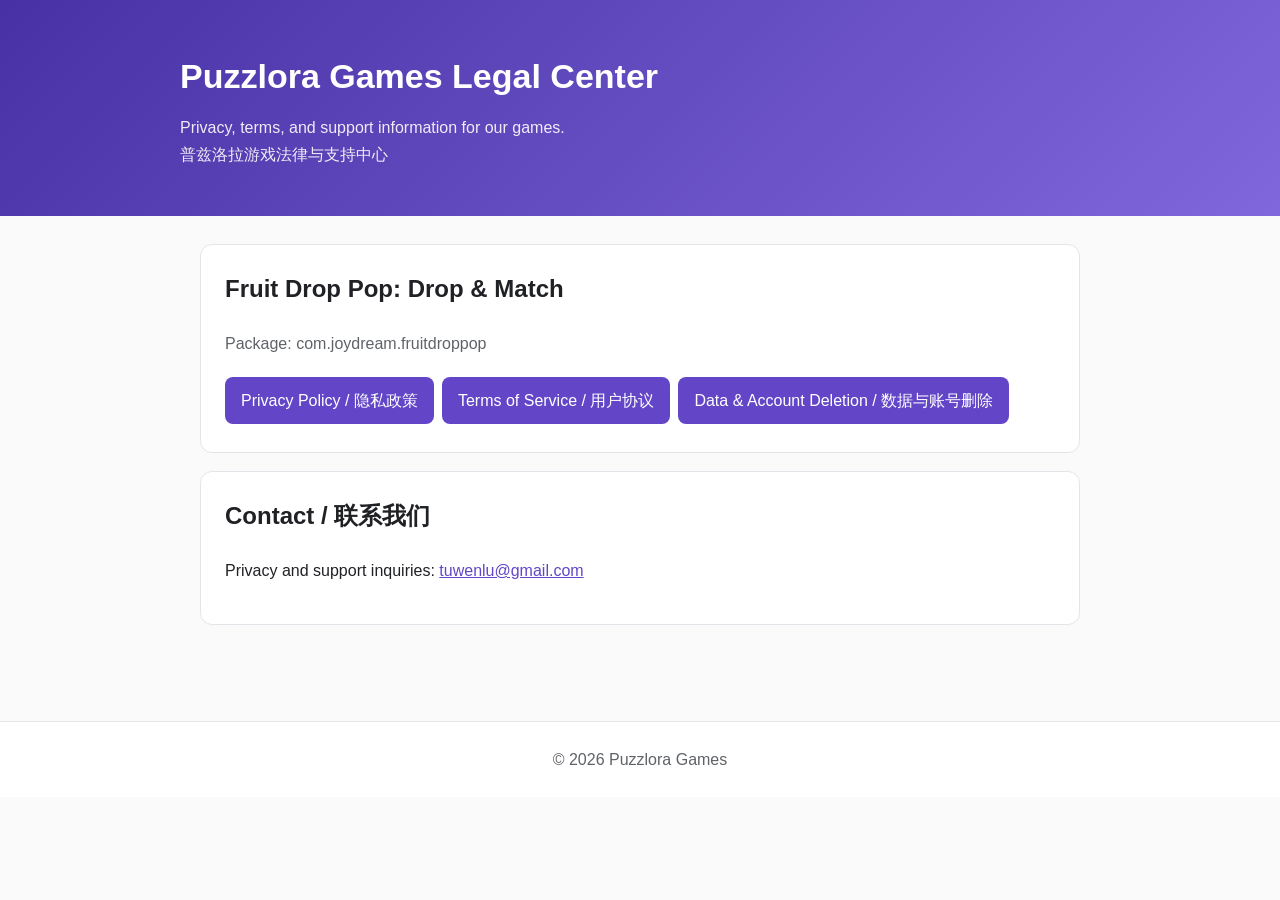
<file: index.html>
<!doctype html><html lang="en"><head><meta charset="utf-8"><meta name="viewport" content="width=device-width,initial-scale=1"><title>Puzzlora Games Legal Center</title><link rel="stylesheet" href="styles.css"></head><body><header><div class="wrap"><h1>Puzzlora Games Legal Center</h1><p>Privacy, terms, and support information for our games.</p><p>普兹洛拉游戏法律与支持中心</p></div></header><main><div class="card"><h2>Fruit Drop Pop: Drop &amp; Match</h2><p class="meta">Package: com.joydream.fruitdroppop</p><a class="button" href="privacy-policy.html">Privacy Policy / 隐私政策</a><a class="button" href="terms-of-service.html">Terms of Service / 用户协议</a><a class="button" href="account-deletion.html">Data &amp; Account Deletion / 数据与账号删除</a></div><section><h2>Contact / 联系我们</h2><p>Privacy and support inquiries: <a href="mailto:tuwenlu@gmail.com">tuwenlu@gmail.com</a></p></section></main><footer>© 2026 Puzzlora Games</footer></body></html>
</file>
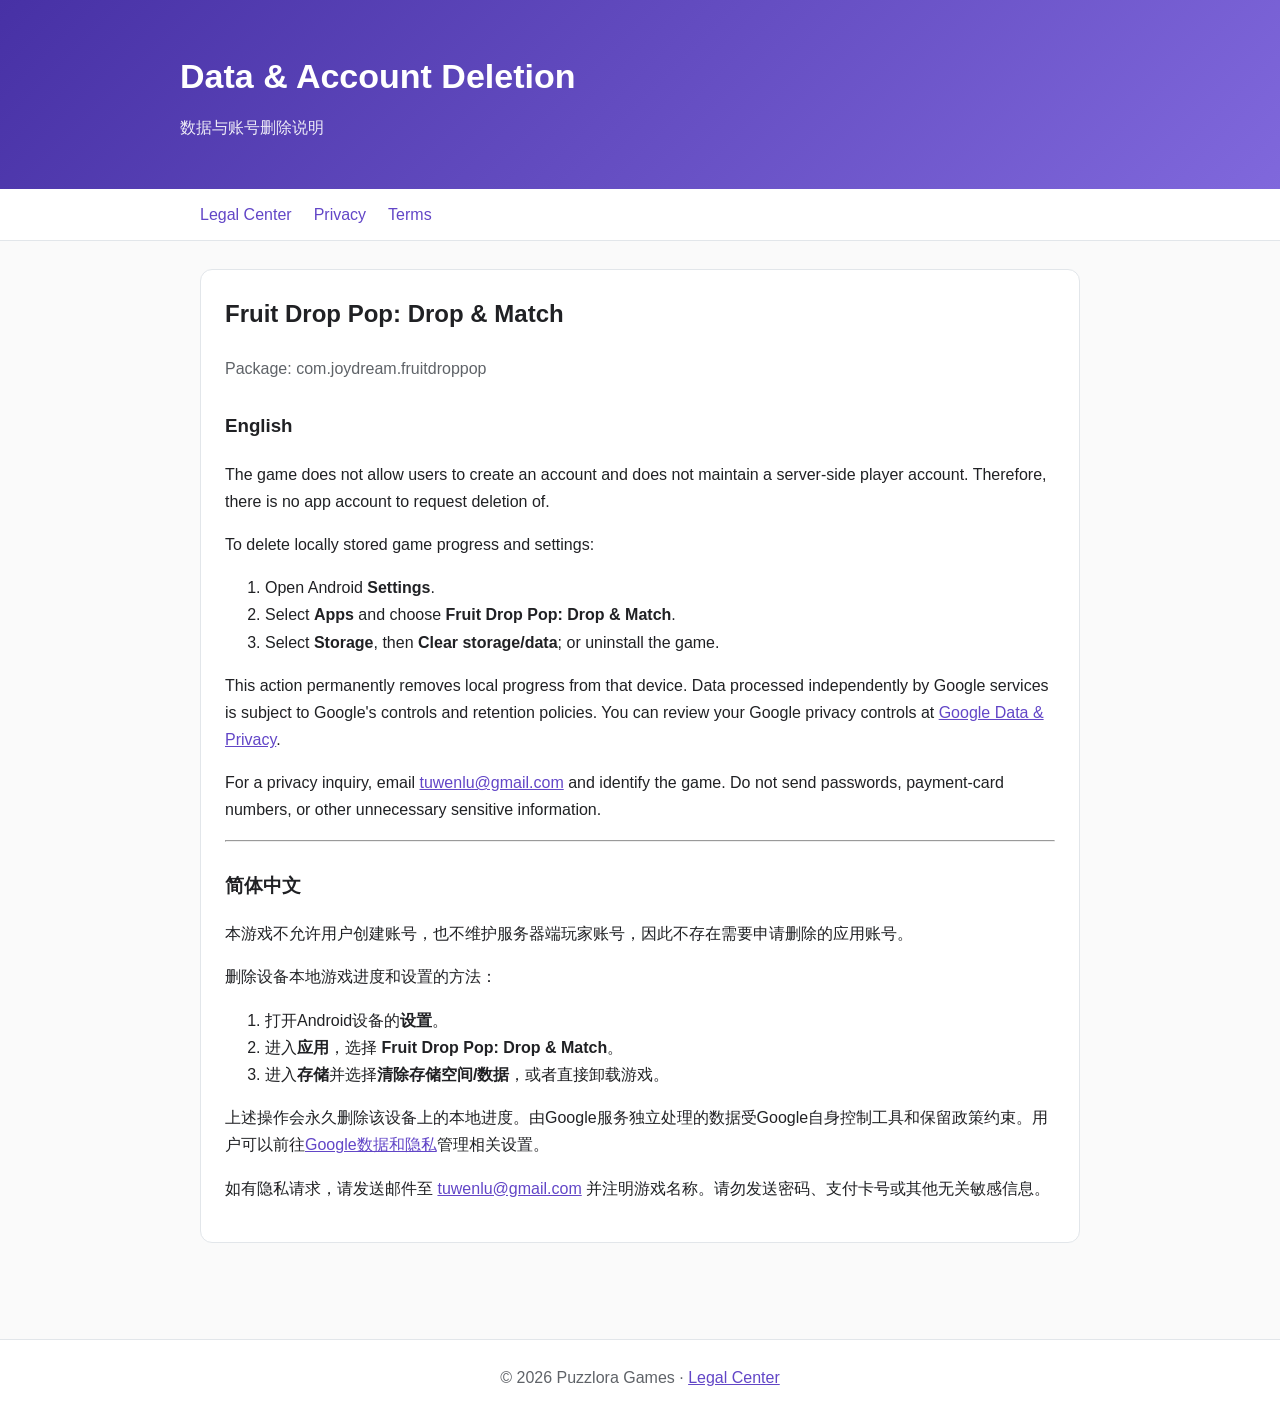
<file: account-deletion.html>
<!doctype html><html lang="en"><head><meta charset="utf-8"><meta name="viewport" content="width=device-width,initial-scale=1"><title>Data and Account Deletion | Puzzlora Games</title><link rel="stylesheet" href="styles.css"></head><body><header><div class="wrap"><h1>Data &amp; Account Deletion</h1><p>数据与账号删除说明</p></div></header><nav class="nav"><div class="wrap"><a href="index.html">Legal Center</a><a href="privacy-policy.html">Privacy</a><a href="terms-of-service.html">Terms</a></div></nav><main><section><h2>Fruit Drop Pop: Drop &amp; Match</h2><p class="meta">Package: com.joydream.fruitdroppop</p><h3>English</h3><p>The game does not allow users to create an account and does not maintain a server-side player account. Therefore, there is no app account to request deletion of.</p><p>To delete locally stored game progress and settings:</p><ol><li>Open Android <strong>Settings</strong>.</li><li>Select <strong>Apps</strong> and choose <strong>Fruit Drop Pop: Drop &amp; Match</strong>.</li><li>Select <strong>Storage</strong>, then <strong>Clear storage/data</strong>; or uninstall the game.</li></ol><p>This action permanently removes local progress from that device. Data processed independently by Google services is subject to Google's controls and retention policies. You can review your Google privacy controls at <a href="https://myaccount.google.com/data-and-privacy" rel="noopener">Google Data &amp; Privacy</a>.</p><p>For a privacy inquiry, email <a href="mailto:tuwenlu@gmail.com?subject=Fruit%20Drop%20Pop%20Privacy%20Request">tuwenlu@gmail.com</a> and identify the game. Do not send passwords, payment-card numbers, or other unnecessary sensitive information.</p><hr><h3 lang="zh-CN">简体中文</h3><div lang="zh-CN"><p>本游戏不允许用户创建账号，也不维护服务器端玩家账号，因此不存在需要申请删除的应用账号。</p><p>删除设备本地游戏进度和设置的方法：</p><ol><li>打开Android设备的<strong>设置</strong>。</li><li>进入<strong>应用</strong>，选择 <strong>Fruit Drop Pop: Drop &amp; Match</strong>。</li><li>进入<strong>存储</strong>并选择<strong>清除存储空间/数据</strong>，或者直接卸载游戏。</li></ol><p>上述操作会永久删除该设备上的本地进度。由Google服务独立处理的数据受Google自身控制工具和保留政策约束。用户可以前往<a href="https://myaccount.google.com/data-and-privacy" rel="noopener">Google数据和隐私</a>管理相关设置。</p><p>如有隐私请求，请发送邮件至 <a href="mailto:tuwenlu@gmail.com?subject=Fruit%20Drop%20Pop%20Privacy%20Request">tuwenlu@gmail.com</a> 并注明游戏名称。请勿发送密码、支付卡号或其他无关敏感信息。</p></div></section></main><footer>© 2026 Puzzlora Games · <a href="index.html">Legal Center</a></footer></body></html>
</file>
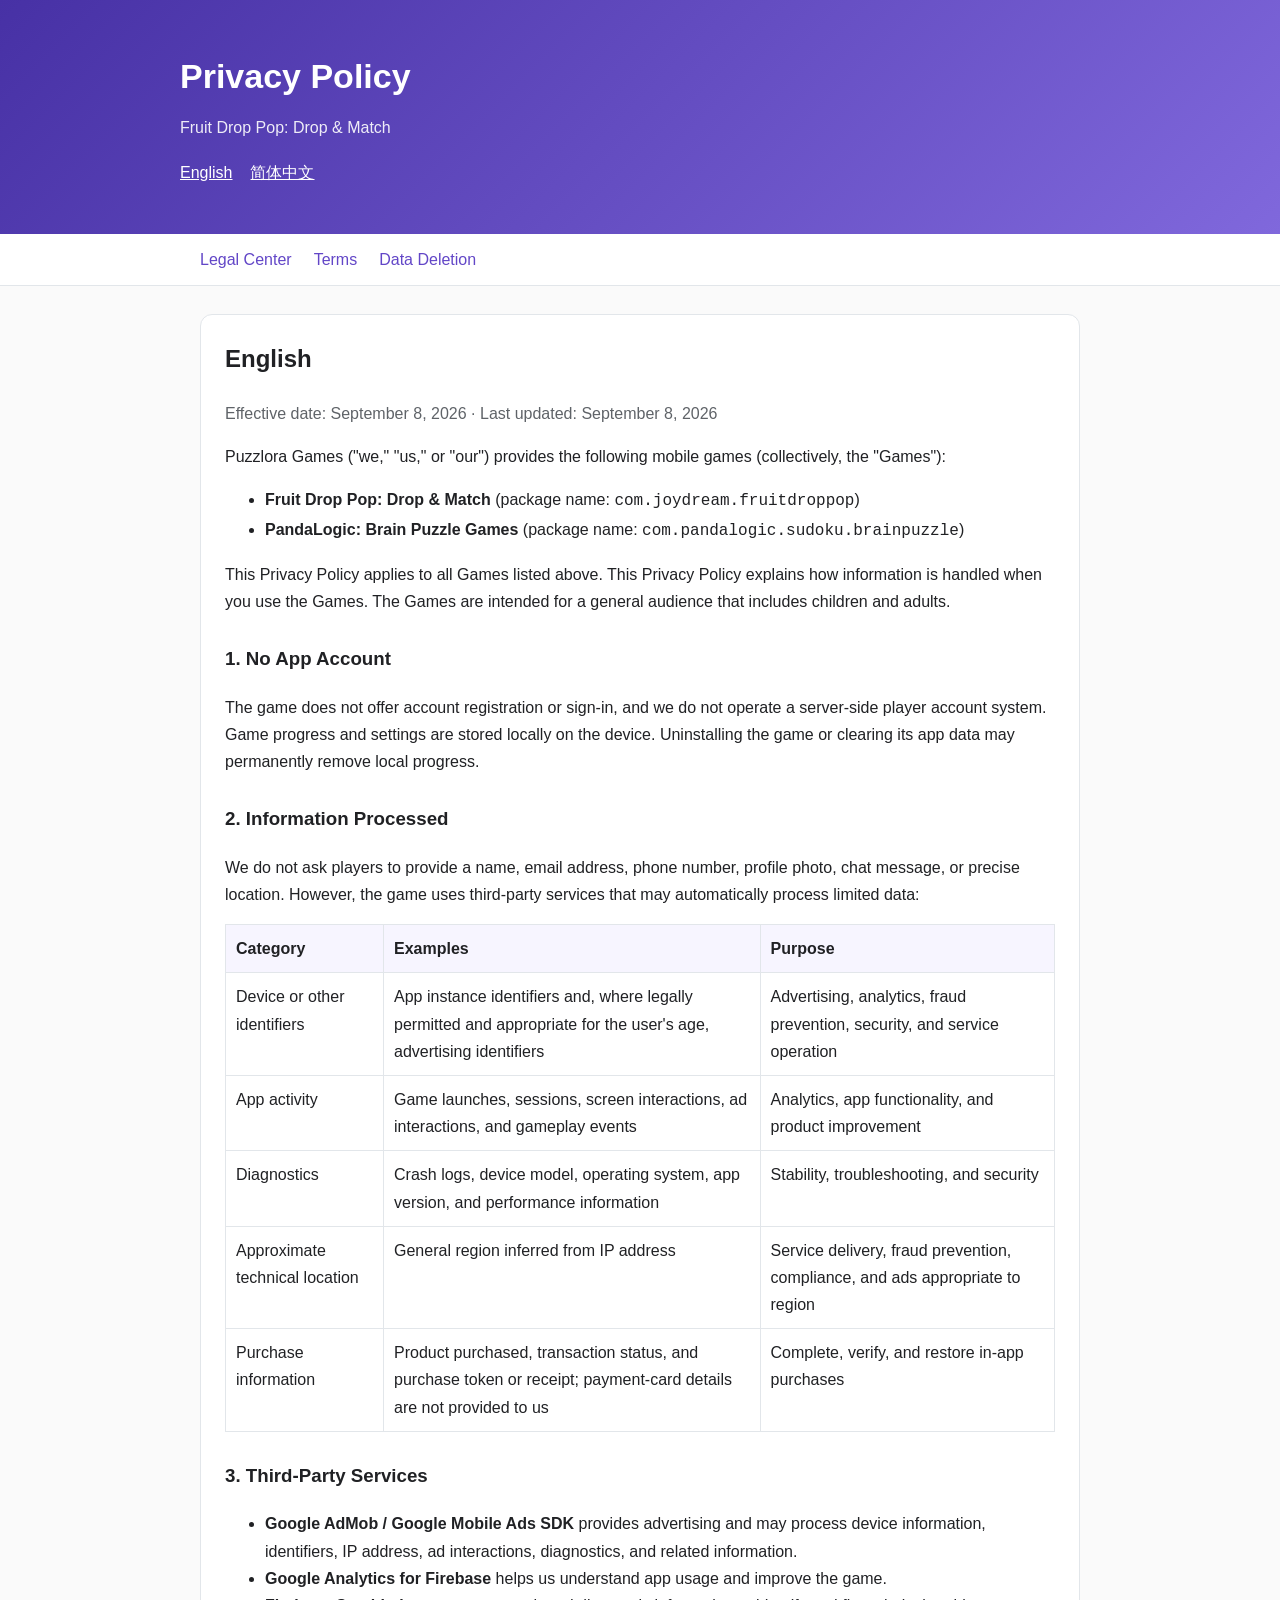
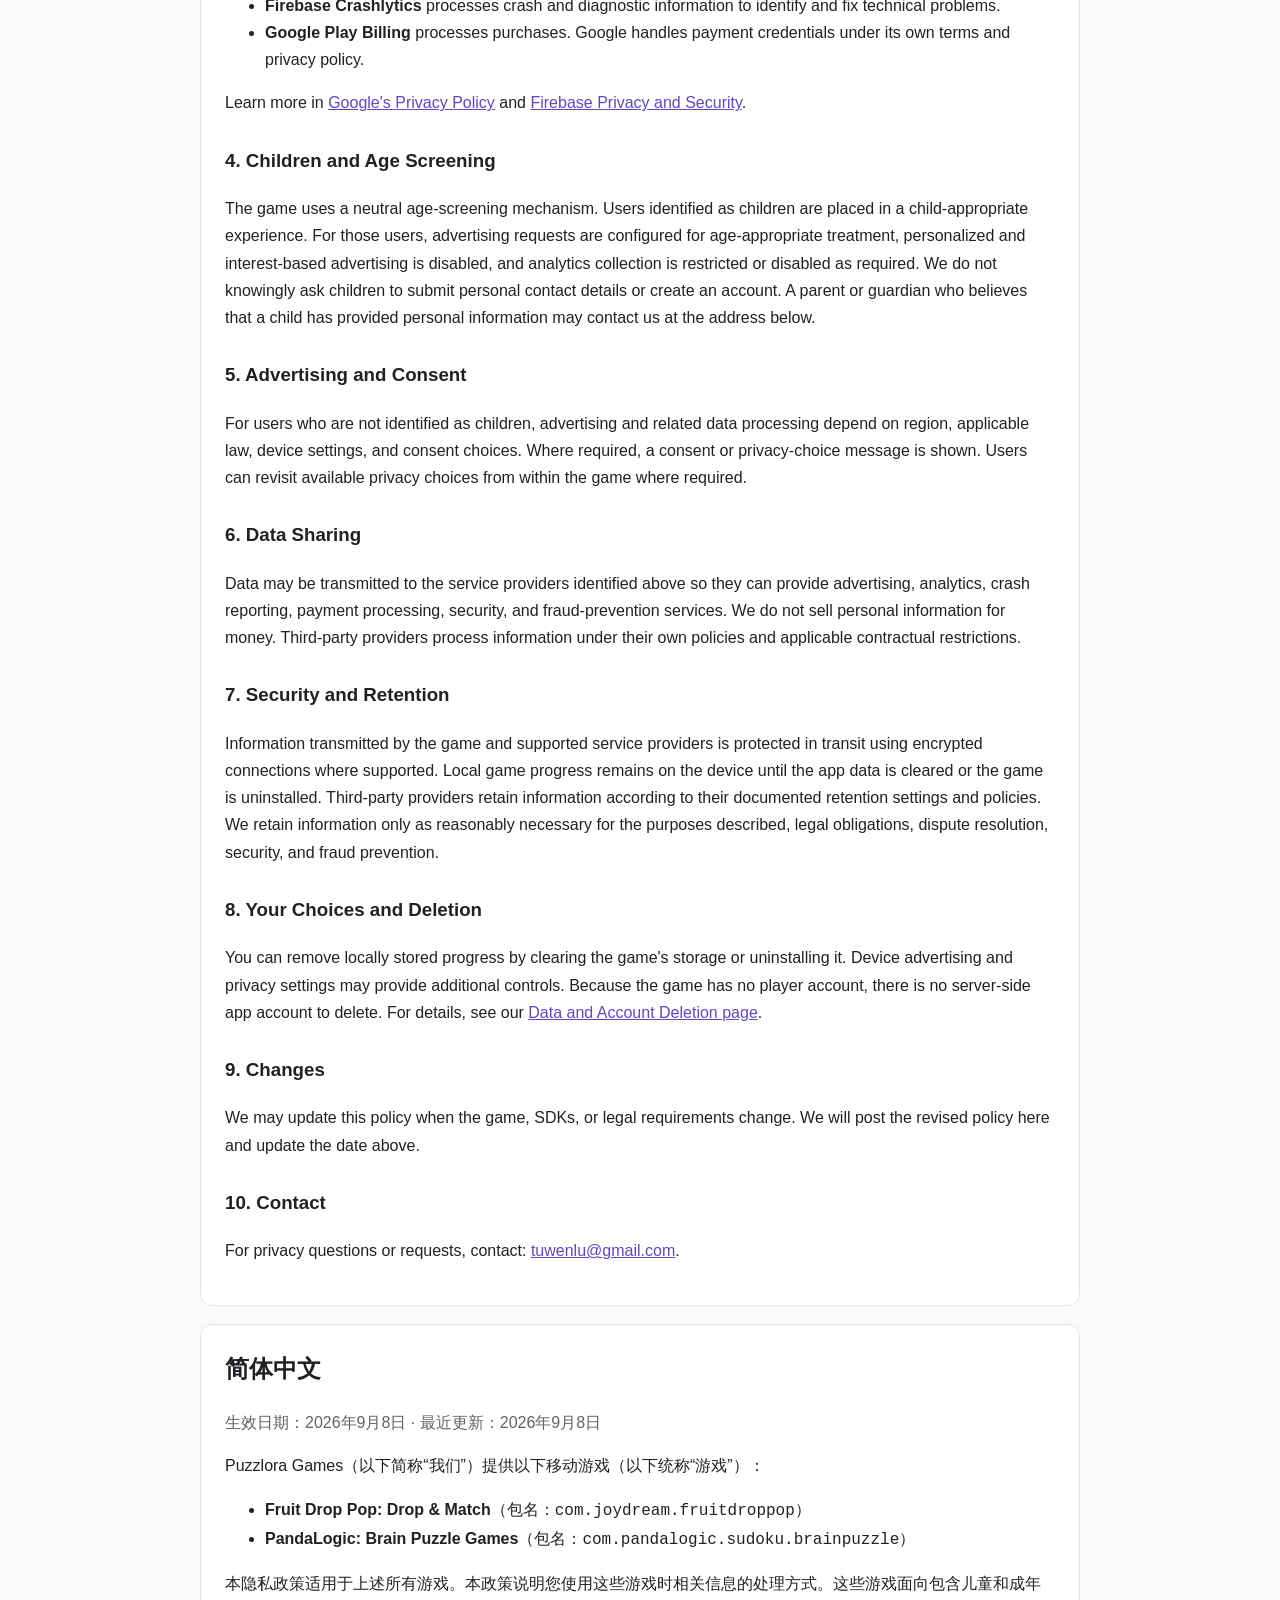
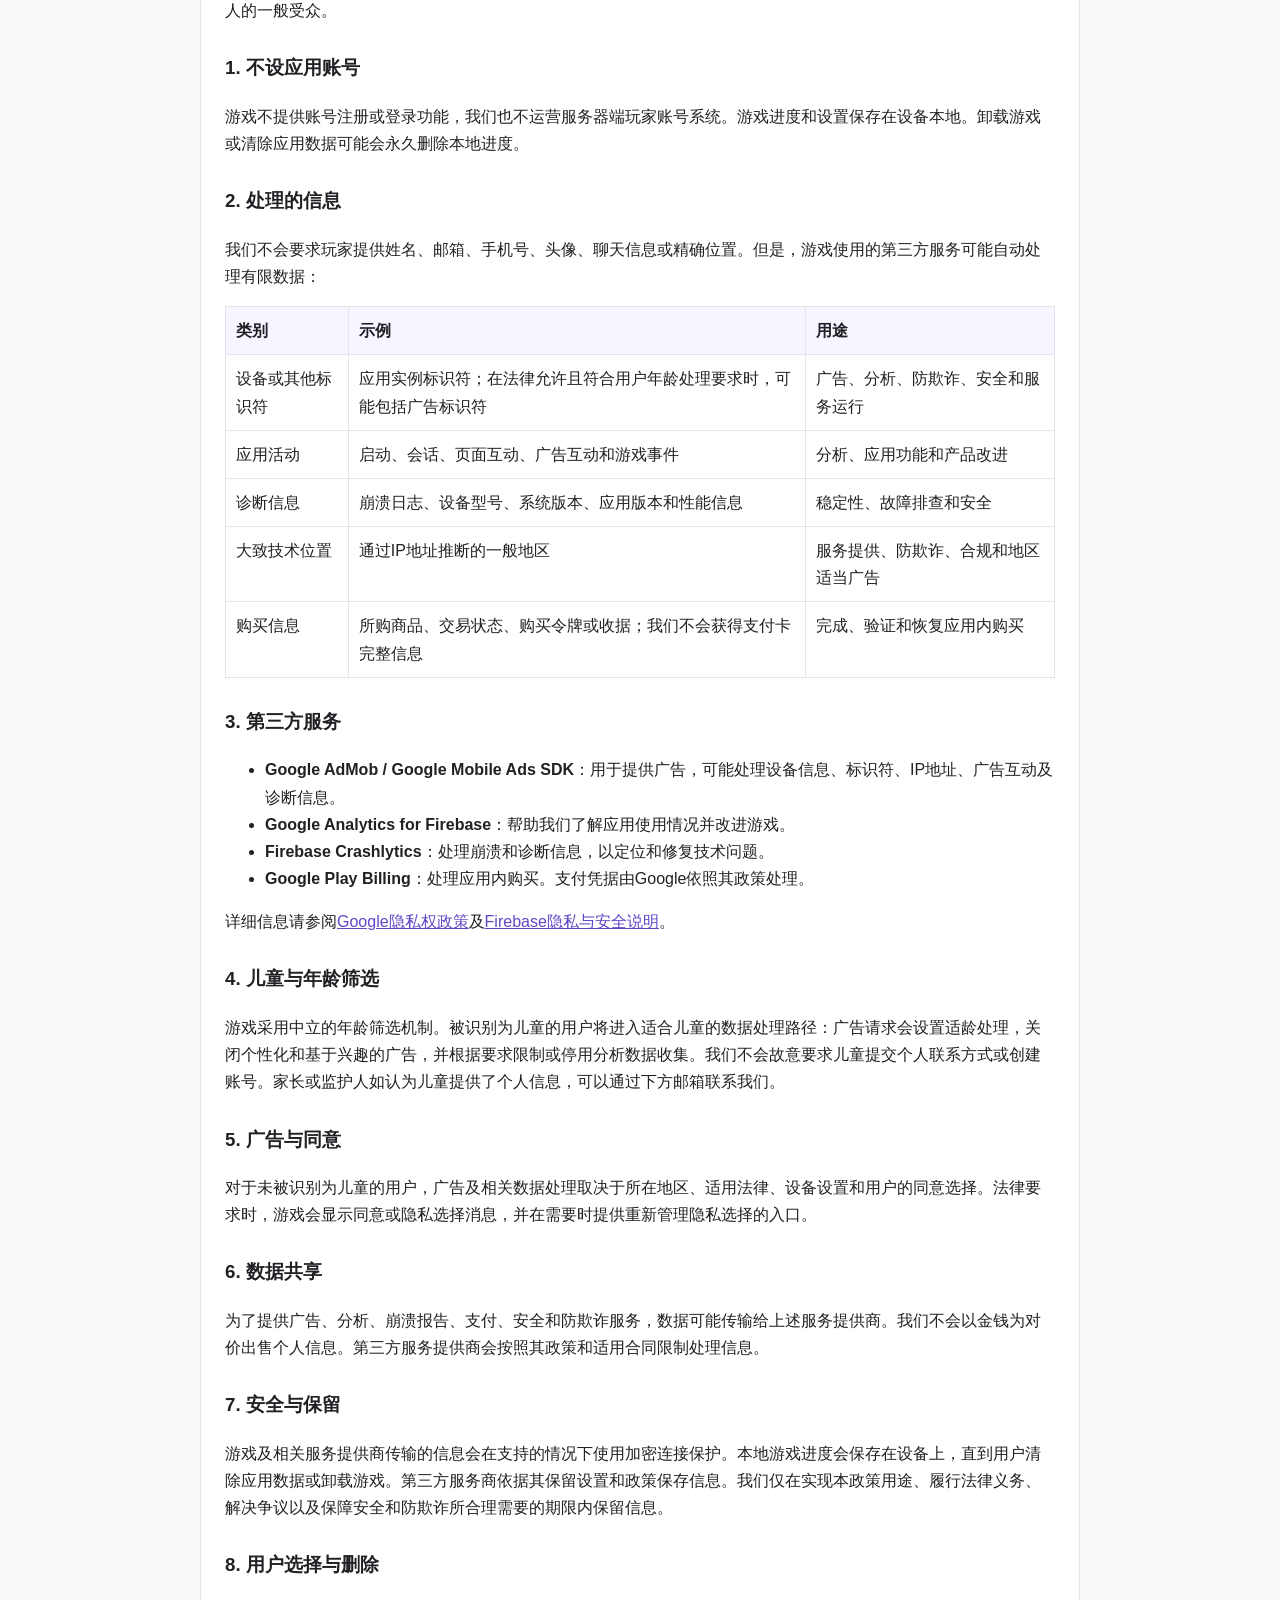
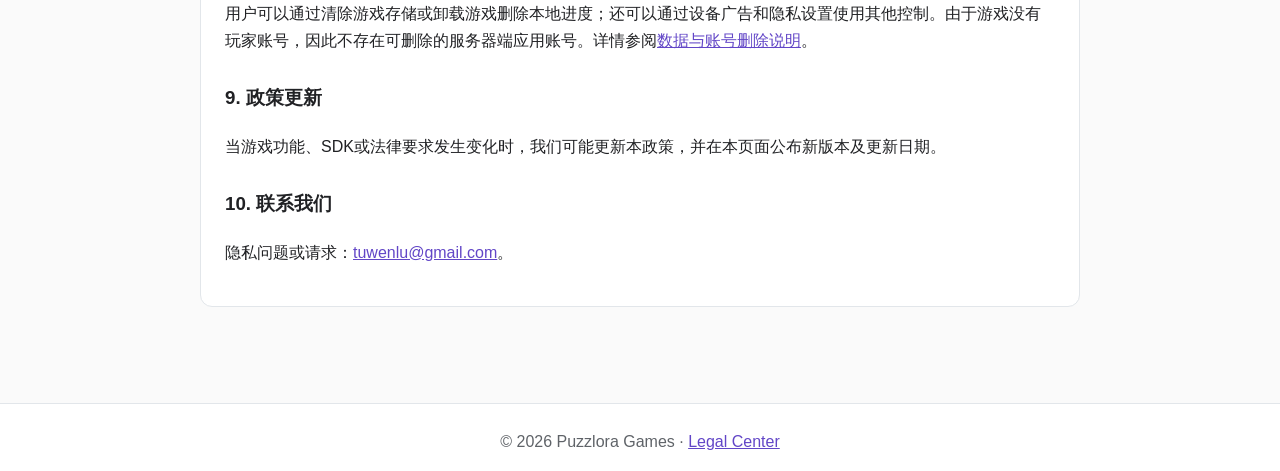
<file: privacy-policy.html>
<!doctype html><html lang="en"><head><meta charset="utf-8"><meta name="viewport" content="width=device-width,initial-scale=1"><title>Privacy Policy | Puzzlora Games</title><link rel="stylesheet" href="styles.css"></head><body><header><div class="wrap"><h1>Privacy Policy</h1><p>Fruit Drop Pop: Drop &amp; Match</p><div class="lang"><a href="#english">English</a><a href="#chinese">简体中文</a></div></div></header><nav class="nav"><div class="wrap"><a href="index.html">Legal Center</a><a href="terms-of-service.html">Terms</a><a href="account-deletion.html">Data Deletion</a></div></nav><main>
<section id="english"><h2>English</h2><p class="meta">Effective date: September 8, 2026 · Last updated: September 8, 2026</p><p>Puzzlora Games ("we," "us," or "our") provides the following mobile games (collectively, the "Games"):</p>
<ul>
  <li><strong>Fruit Drop Pop: Drop &amp; Match</strong> (package name: <code>com.joydream.fruitdroppop</code>)</li>
  <li><strong>PandaLogic: Brain Puzzle Games</strong> (package name: <code>com.pandalogic.sudoku.brainpuzzle</code>)</li>
</ul>
<p>This Privacy Policy applies to all Games listed above. This Privacy Policy explains how information is handled when you use the Games. The Games are intended for a general audience that includes children and adults.</p>
<h3>1. No App Account</h3><p>The game does not offer account registration or sign-in, and we do not operate a server-side player account system. Game progress and settings are stored locally on the device. Uninstalling the game or clearing its app data may permanently remove local progress.</p>
<h3>2. Information Processed</h3><p>We do not ask players to provide a name, email address, phone number, profile photo, chat message, or precise location. However, the game uses third-party services that may automatically process limited data:</p><table><thead><tr><th>Category</th><th>Examples</th><th>Purpose</th></tr></thead><tbody><tr><td>Device or other identifiers</td><td>App instance identifiers and, where legally permitted and appropriate for the user's age, advertising identifiers</td><td>Advertising, analytics, fraud prevention, security, and service operation</td></tr><tr><td>App activity</td><td>Game launches, sessions, screen interactions, ad interactions, and gameplay events</td><td>Analytics, app functionality, and product improvement</td></tr><tr><td>Diagnostics</td><td>Crash logs, device model, operating system, app version, and performance information</td><td>Stability, troubleshooting, and security</td></tr><tr><td>Approximate technical location</td><td>General region inferred from IP address</td><td>Service delivery, fraud prevention, compliance, and ads appropriate to region</td></tr><tr><td>Purchase information</td><td>Product purchased, transaction status, and purchase token or receipt; payment-card details are not provided to us</td><td>Complete, verify, and restore in-app purchases</td></tr></tbody></table>
<h3>3. Third-Party Services</h3><ul><li><strong>Google AdMob / Google Mobile Ads SDK</strong> provides advertising and may process device information, identifiers, IP address, ad interactions, diagnostics, and related information.</li><li><strong>Google Analytics for Firebase</strong> helps us understand app usage and improve the game.</li><li><strong>Firebase Crashlytics</strong> processes crash and diagnostic information to identify and fix technical problems.</li><li><strong>Google Play Billing</strong> processes purchases. Google handles payment credentials under its own terms and privacy policy.</li></ul><p>Learn more in <a href="https://policies.google.com/privacy" rel="noopener">Google's Privacy Policy</a> and <a href="https://firebase.google.com/support/privacy" rel="noopener">Firebase Privacy and Security</a>.</p>
<h3>4. Children and Age Screening</h3><p>The game uses a neutral age-screening mechanism. Users identified as children are placed in a child-appropriate experience. For those users, advertising requests are configured for age-appropriate treatment, personalized and interest-based advertising is disabled, and analytics collection is restricted or disabled as required. We do not knowingly ask children to submit personal contact details or create an account. A parent or guardian who believes that a child has provided personal information may contact us at the address below.</p>
<h3>5. Advertising and Consent</h3><p>For users who are not identified as children, advertising and related data processing depend on region, applicable law, device settings, and consent choices. Where required, a consent or privacy-choice message is shown. Users can revisit available privacy choices from within the game where required.</p>
<h3>6. Data Sharing</h3><p>Data may be transmitted to the service providers identified above so they can provide advertising, analytics, crash reporting, payment processing, security, and fraud-prevention services. We do not sell personal information for money. Third-party providers process information under their own policies and applicable contractual restrictions.</p>
<h3>7. Security and Retention</h3><p>Information transmitted by the game and supported service providers is protected in transit using encrypted connections where supported. Local game progress remains on the device until the app data is cleared or the game is uninstalled. Third-party providers retain information according to their documented retention settings and policies. We retain information only as reasonably necessary for the purposes described, legal obligations, dispute resolution, security, and fraud prevention.</p>
<h3>8. Your Choices and Deletion</h3><p>You can remove locally stored progress by clearing the game's storage or uninstalling it. Device advertising and privacy settings may provide additional controls. Because the game has no player account, there is no server-side app account to delete. For details, see our <a href="account-deletion.html">Data and Account Deletion page</a>.</p>
<h3>9. Changes</h3><p>We may update this policy when the game, SDKs, or legal requirements change. We will post the revised policy here and update the date above.</p>
<h3>10. Contact</h3><p>For privacy questions or requests, contact: <a href="mailto:tuwenlu@gmail.com">tuwenlu@gmail.com</a>.</p></section>
<section id="chinese" lang="zh-CN"><h2>简体中文</h2><p class="meta">生效日期：2026年9月8日 · 最近更新：2026年9月8日</p><p>Puzzlora Games（以下简称“我们”）提供以下移动游戏（以下统称“游戏”）：</p>
<ul>
  <li><strong>Fruit Drop Pop: Drop &amp; Match</strong>（包名：<code>com.joydream.fruitdroppop</code>）</li>
  <li><strong>PandaLogic: Brain Puzzle Games</strong>（包名：<code>com.pandalogic.sudoku.brainpuzzle</code>）</li>
</ul>
<p>本隐私政策适用于上述所有游戏。本政策说明您使用这些游戏时相关信息的处理方式。这些游戏面向包含儿童和成年人的一般受众。</p>
<h3>1. 不设应用账号</h3><p>游戏不提供账号注册或登录功能，我们也不运营服务器端玩家账号系统。游戏进度和设置保存在设备本地。卸载游戏或清除应用数据可能会永久删除本地进度。</p>
<h3>2. 处理的信息</h3><p>我们不会要求玩家提供姓名、邮箱、手机号、头像、聊天信息或精确位置。但是，游戏使用的第三方服务可能自动处理有限数据：</p><table><thead><tr><th>类别</th><th>示例</th><th>用途</th></tr></thead><tbody><tr><td>设备或其他标识符</td><td>应用实例标识符；在法律允许且符合用户年龄处理要求时，可能包括广告标识符</td><td>广告、分析、防欺诈、安全和服务运行</td></tr><tr><td>应用活动</td><td>启动、会话、页面互动、广告互动和游戏事件</td><td>分析、应用功能和产品改进</td></tr><tr><td>诊断信息</td><td>崩溃日志、设备型号、系统版本、应用版本和性能信息</td><td>稳定性、故障排查和安全</td></tr><tr><td>大致技术位置</td><td>通过IP地址推断的一般地区</td><td>服务提供、防欺诈、合规和地区适当广告</td></tr><tr><td>购买信息</td><td>所购商品、交易状态、购买令牌或收据；我们不会获得支付卡完整信息</td><td>完成、验证和恢复应用内购买</td></tr></tbody></table>
<h3>3. 第三方服务</h3><ul><li><strong>Google AdMob / Google Mobile Ads SDK</strong>：用于提供广告，可能处理设备信息、标识符、IP地址、广告互动及诊断信息。</li><li><strong>Google Analytics for Firebase</strong>：帮助我们了解应用使用情况并改进游戏。</li><li><strong>Firebase Crashlytics</strong>：处理崩溃和诊断信息，以定位和修复技术问题。</li><li><strong>Google Play Billing</strong>：处理应用内购买。支付凭据由Google依照其政策处理。</li></ul><p>详细信息请参阅<a href="https://policies.google.com/privacy" rel="noopener">Google隐私权政策</a>及<a href="https://firebase.google.com/support/privacy" rel="noopener">Firebase隐私与安全说明</a>。</p>
<h3>4. 儿童与年龄筛选</h3><p>游戏采用中立的年龄筛选机制。被识别为儿童的用户将进入适合儿童的数据处理路径：广告请求会设置适龄处理，关闭个性化和基于兴趣的广告，并根据要求限制或停用分析数据收集。我们不会故意要求儿童提交个人联系方式或创建账号。家长或监护人如认为儿童提供了个人信息，可以通过下方邮箱联系我们。</p>
<h3>5. 广告与同意</h3><p>对于未被识别为儿童的用户，广告及相关数据处理取决于所在地区、适用法律、设备设置和用户的同意选择。法律要求时，游戏会显示同意或隐私选择消息，并在需要时提供重新管理隐私选择的入口。</p>
<h3>6. 数据共享</h3><p>为了提供广告、分析、崩溃报告、支付、安全和防欺诈服务，数据可能传输给上述服务提供商。我们不会以金钱为对价出售个人信息。第三方服务提供商会按照其政策和适用合同限制处理信息。</p>
<h3>7. 安全与保留</h3><p>游戏及相关服务提供商传输的信息会在支持的情况下使用加密连接保护。本地游戏进度会保存在设备上，直到用户清除应用数据或卸载游戏。第三方服务商依据其保留设置和政策保存信息。我们仅在实现本政策用途、履行法律义务、解决争议以及保障安全和防欺诈所合理需要的期限内保留信息。</p>
<h3>8. 用户选择与删除</h3><p>用户可以通过清除游戏存储或卸载游戏删除本地进度；还可以通过设备广告和隐私设置使用其他控制。由于游戏没有玩家账号，因此不存在可删除的服务器端应用账号。详情参阅<a href="account-deletion.html">数据与账号删除说明</a>。</p>
<h3>9. 政策更新</h3><p>当游戏功能、SDK或法律要求发生变化时，我们可能更新本政策，并在本页面公布新版本及更新日期。</p>
<h3>10. 联系我们</h3><p>隐私问题或请求：<a href="mailto:tuwenlu@gmail.com">tuwenlu@gmail.com</a>。</p></section></main><footer>© 2026 Puzzlora Games · <a href="index.html">Legal Center</a></footer></body></html>
</file>
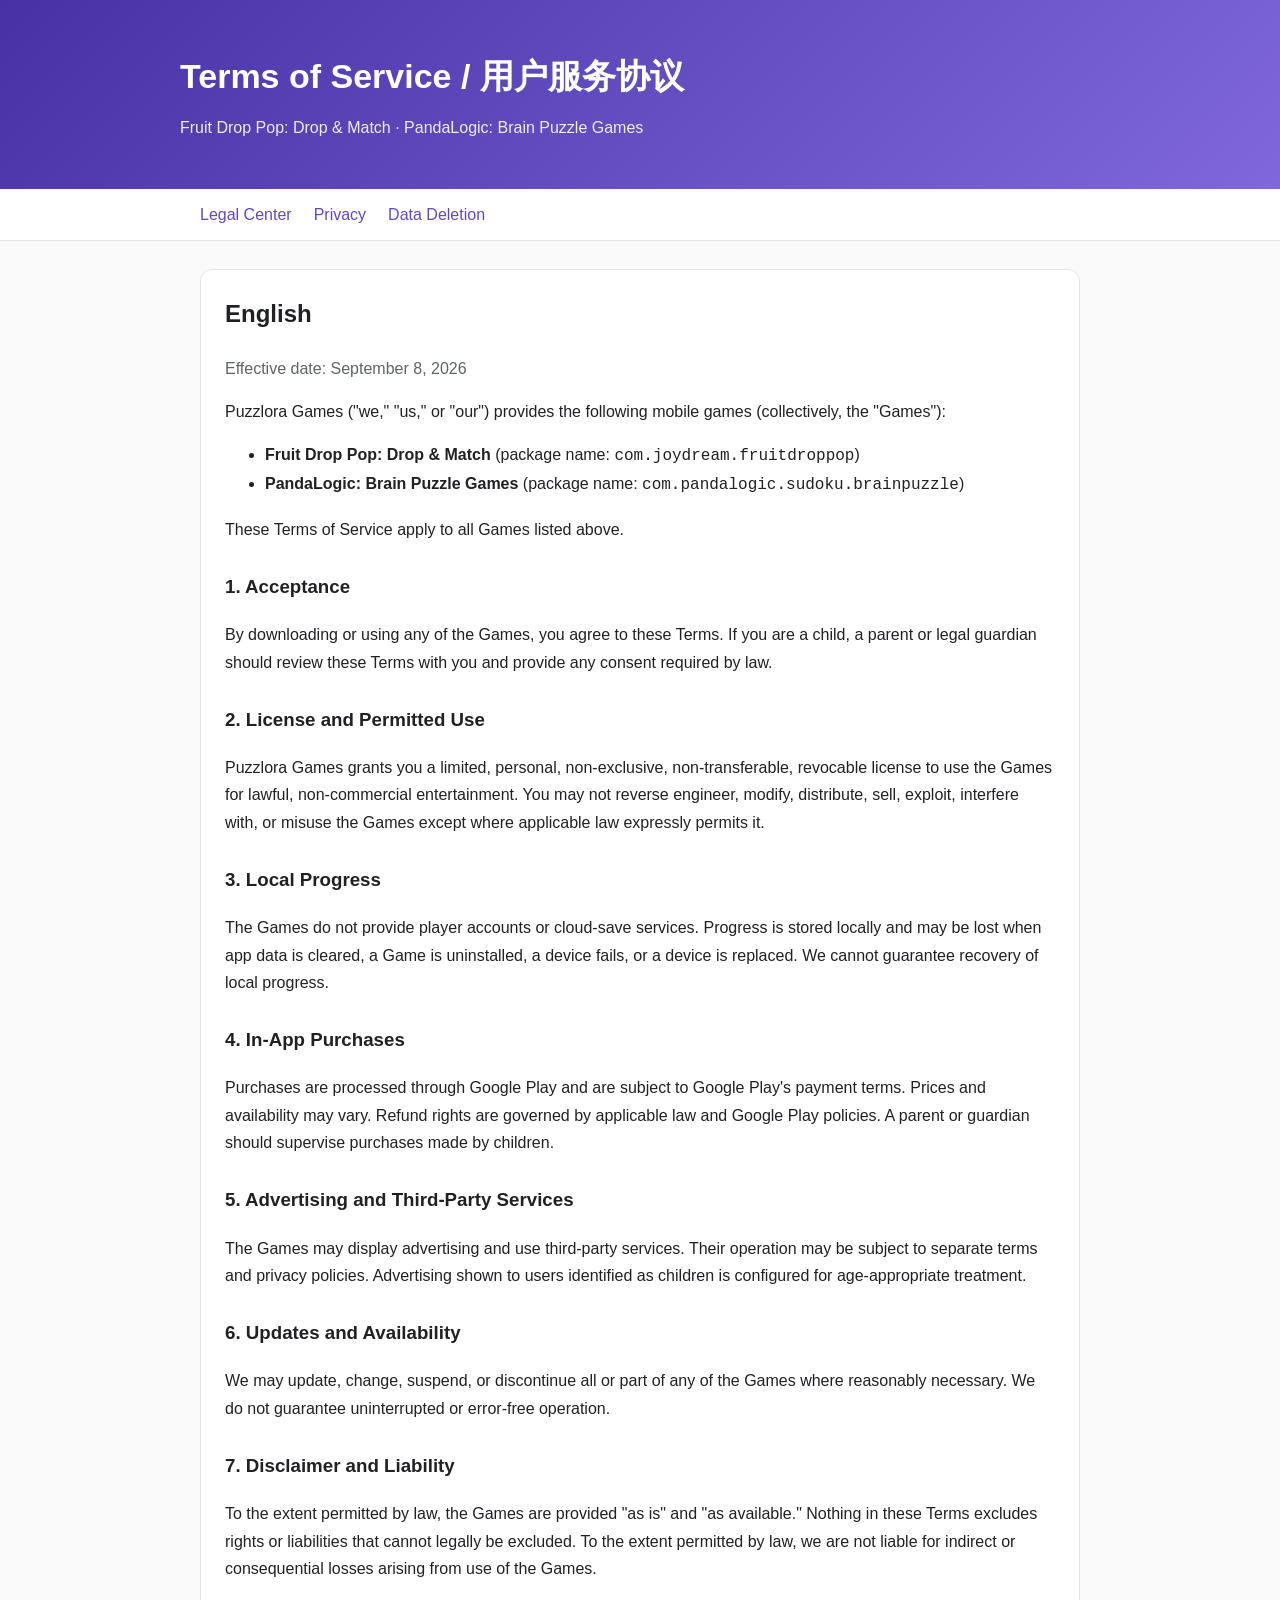
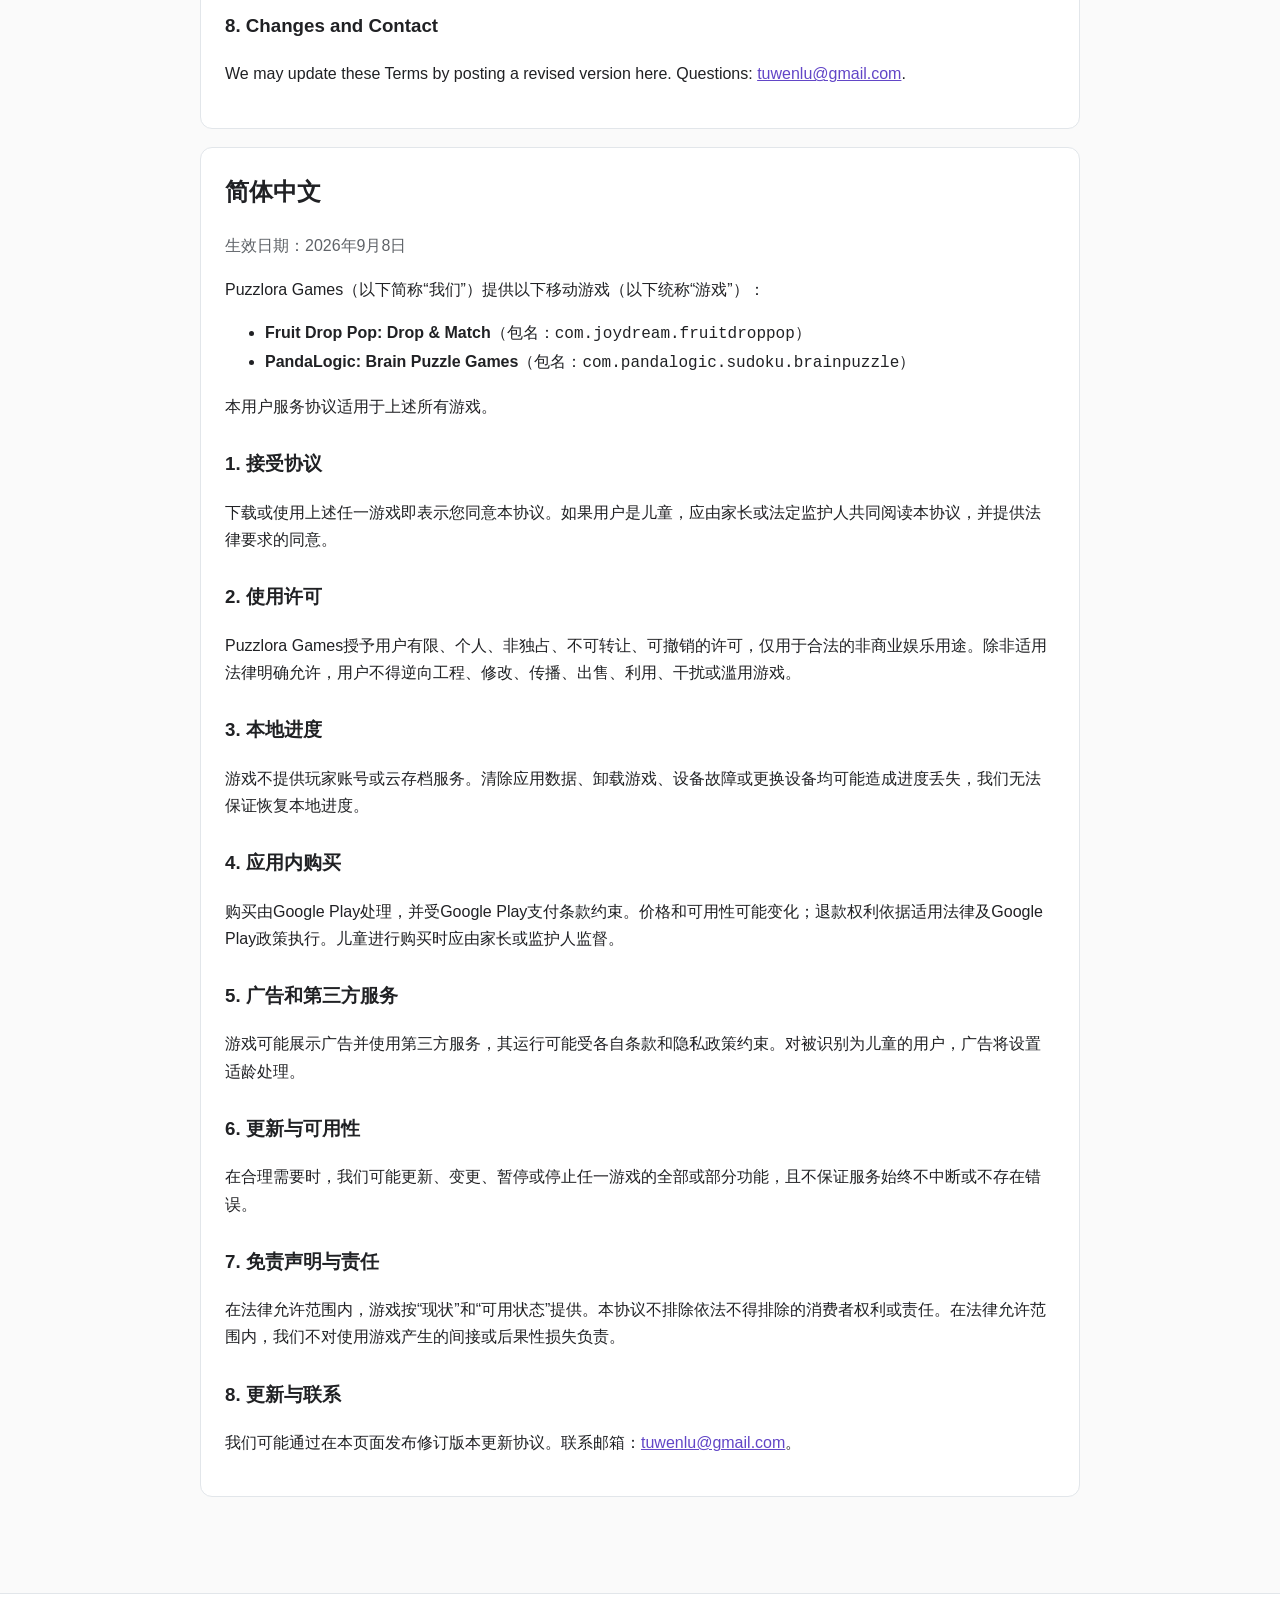
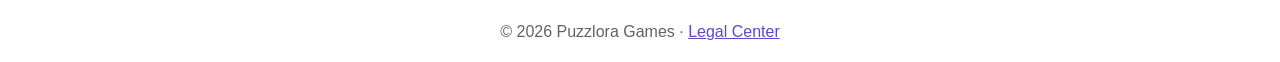
<file: terms-of-service.html>
<!doctype html>
<html lang="en">
<head>
  <meta charset="utf-8">
  <meta name="viewport" content="width=device-width,initial-scale=1">
  <title>Terms of Service | Puzzlora Games</title>
  <link rel="stylesheet" href="styles.css">
</head>
<body>
<header>
  <div class="wrap">
    <h1>Terms of Service / 用户服务协议</h1>
    <p>Fruit Drop Pop: Drop &amp; Match · PandaLogic: Brain Puzzle Games</p>
  </div>
</header>

<nav class="nav">
  <div class="wrap">
    <a href="index.html">Legal Center</a>
    <a href="privacy-policy.html">Privacy</a>
    <a href="account-deletion.html">Data Deletion</a>
  </div>
</nav>

<main>
  <section>
    <h2>English</h2>
    <p class="meta">Effective date: September 8, 2026</p>

    <p>Puzzlora Games ("we," "us," or "our") provides the following mobile games (collectively, the "Games"):</p>
    <ul>
      <li><strong>Fruit Drop Pop: Drop &amp; Match</strong> (package name: <code>com.joydream.fruitdroppop</code>)</li>
      <li><strong>PandaLogic: Brain Puzzle Games</strong> (package name: <code>com.pandalogic.sudoku.brainpuzzle</code>)</li>
    </ul>
    <p>These Terms of Service apply to all Games listed above.</p>

    <h3>1. Acceptance</h3>
    <p>By downloading or using any of the Games, you agree to these Terms. If you are a child, a parent or legal guardian should review these Terms with you and provide any consent required by law.</p>

    <h3>2. License and Permitted Use</h3>
    <p>Puzzlora Games grants you a limited, personal, non-exclusive, non-transferable, revocable license to use the Games for lawful, non-commercial entertainment. You may not reverse engineer, modify, distribute, sell, exploit, interfere with, or misuse the Games except where applicable law expressly permits it.</p>

    <h3>3. Local Progress</h3>
    <p>The Games do not provide player accounts or cloud-save services. Progress is stored locally and may be lost when app data is cleared, a Game is uninstalled, a device fails, or a device is replaced. We cannot guarantee recovery of local progress.</p>

    <h3>4. In-App Purchases</h3>
    <p>Purchases are processed through Google Play and are subject to Google Play's payment terms. Prices and availability may vary. Refund rights are governed by applicable law and Google Play policies. A parent or guardian should supervise purchases made by children.</p>

    <h3>5. Advertising and Third-Party Services</h3>
    <p>The Games may display advertising and use third-party services. Their operation may be subject to separate terms and privacy policies. Advertising shown to users identified as children is configured for age-appropriate treatment.</p>

    <h3>6. Updates and Availability</h3>
    <p>We may update, change, suspend, or discontinue all or part of any of the Games where reasonably necessary. We do not guarantee uninterrupted or error-free operation.</p>

    <h3>7. Disclaimer and Liability</h3>
    <p>To the extent permitted by law, the Games are provided "as is" and "as available." Nothing in these Terms excludes rights or liabilities that cannot legally be excluded. To the extent permitted by law, we are not liable for indirect or consequential losses arising from use of the Games.</p>

    <h3>8. Changes and Contact</h3>
    <p>We may update these Terms by posting a revised version here. Questions: <a href="mailto:tuwenlu@gmail.com">tuwenlu@gmail.com</a>.</p>
  </section>

  <section lang="zh-CN">
    <h2>简体中文</h2>
    <p class="meta">生效日期：2026年9月8日</p>

    <p>Puzzlora Games（以下简称“我们”）提供以下移动游戏（以下统称“游戏”）：</p>
    <ul>
      <li><strong>Fruit Drop Pop: Drop &amp; Match</strong>（包名：<code>com.joydream.fruitdroppop</code>）</li>
      <li><strong>PandaLogic: Brain Puzzle Games</strong>（包名：<code>com.pandalogic.sudoku.brainpuzzle</code>）</li>
    </ul>
    <p>本用户服务协议适用于上述所有游戏。</p>

    <h3>1. 接受协议</h3>
    <p>下载或使用上述任一游戏即表示您同意本协议。如果用户是儿童，应由家长或法定监护人共同阅读本协议，并提供法律要求的同意。</p>

    <h3>2. 使用许可</h3>
    <p>Puzzlora Games授予用户有限、个人、非独占、不可转让、可撤销的许可，仅用于合法的非商业娱乐用途。除非适用法律明确允许，用户不得逆向工程、修改、传播、出售、利用、干扰或滥用游戏。</p>

    <h3>3. 本地进度</h3>
    <p>游戏不提供玩家账号或云存档服务。清除应用数据、卸载游戏、设备故障或更换设备均可能造成进度丢失，我们无法保证恢复本地进度。</p>

    <h3>4. 应用内购买</h3>
    <p>购买由Google Play处理，并受Google Play支付条款约束。价格和可用性可能变化；退款权利依据适用法律及Google Play政策执行。儿童进行购买时应由家长或监护人监督。</p>

    <h3>5. 广告和第三方服务</h3>
    <p>游戏可能展示广告并使用第三方服务，其运行可能受各自条款和隐私政策约束。对被识别为儿童的用户，广告将设置适龄处理。</p>

    <h3>6. 更新与可用性</h3>
    <p>在合理需要时，我们可能更新、变更、暂停或停止任一游戏的全部或部分功能，且不保证服务始终不中断或不存在错误。</p>

    <h3>7. 免责声明与责任</h3>
    <p>在法律允许范围内，游戏按“现状”和“可用状态”提供。本协议不排除依法不得排除的消费者权利或责任。在法律允许范围内，我们不对使用游戏产生的间接或后果性损失负责。</p>

    <h3>8. 更新与联系</h3>
    <p>我们可能通过在本页面发布修订版本更新协议。联系邮箱：<a href="mailto:tuwenlu@gmail.com">tuwenlu@gmail.com</a>。</p>
  </section>
</main>

<footer>© 2026 Puzzlora Games · <a href="index.html">Legal Center</a></footer>
</body>
</html>
</file>
<file: styles.css>
:root{--ink:#202124;--muted:#5f6368;--line:#e2e6ea;--brand:#6246c7;--soft:#f7f5ff;--white:#fff;--warn:#fff8e1}*{box-sizing:border-box}body{margin:0;color:var(--ink);background:#fafafa;font:16px/1.7 -apple-system,BlinkMacSystemFont,"Segoe UI",Roboto,"Noto Sans SC",Arial,sans-serif}header{background:linear-gradient(135deg,#4731a5,#8068dc);color:#fff;padding:48px 20px}header .wrap{max-width:920px;margin:auto}header h1{margin:0 0 8px;font-size:34px}header p{margin:0;opacity:.9}.lang{margin-top:18px}.lang a{color:#fff;margin-right:18px}.wrap{max-width:920px;margin:auto}.nav{background:#fff;border-bottom:1px solid var(--line);position:sticky;top:0;z-index:2}.nav .wrap{display:flex;gap:22px;overflow:auto;padding:12px 20px}.nav a{white-space:nowrap;color:var(--brand);text-decoration:none}main{max-width:920px;margin:28px auto;padding:0 20px 50px}.card,section{background:#fff;border:1px solid var(--line);border-radius:12px;padding:24px;margin:0 0 18px}h2{margin-top:0;font-size:24px}h3{margin-top:28px}a{color:var(--brand)}table{border-collapse:collapse;width:100%;display:block;overflow:auto}th,td{border:1px solid var(--line);padding:10px;text-align:left;vertical-align:top}th{background:var(--soft)}.meta{color:var(--muted)}.notice{background:var(--warn);border-left:4px solid #f9ab00;padding:14px 16px}.button{display:inline-block;padding:10px 16px;background:var(--brand);color:#fff;text-decoration:none;border-radius:8px;margin:4px 8px 4px 0}footer{border-top:1px solid var(--line);padding:24px 20px;text-align:center;color:var(--muted);background:#fff}@media(max-width:600px){header{padding:34px 18px}header h1{font-size:28px}.card,section{padding:18px}}
</file>
